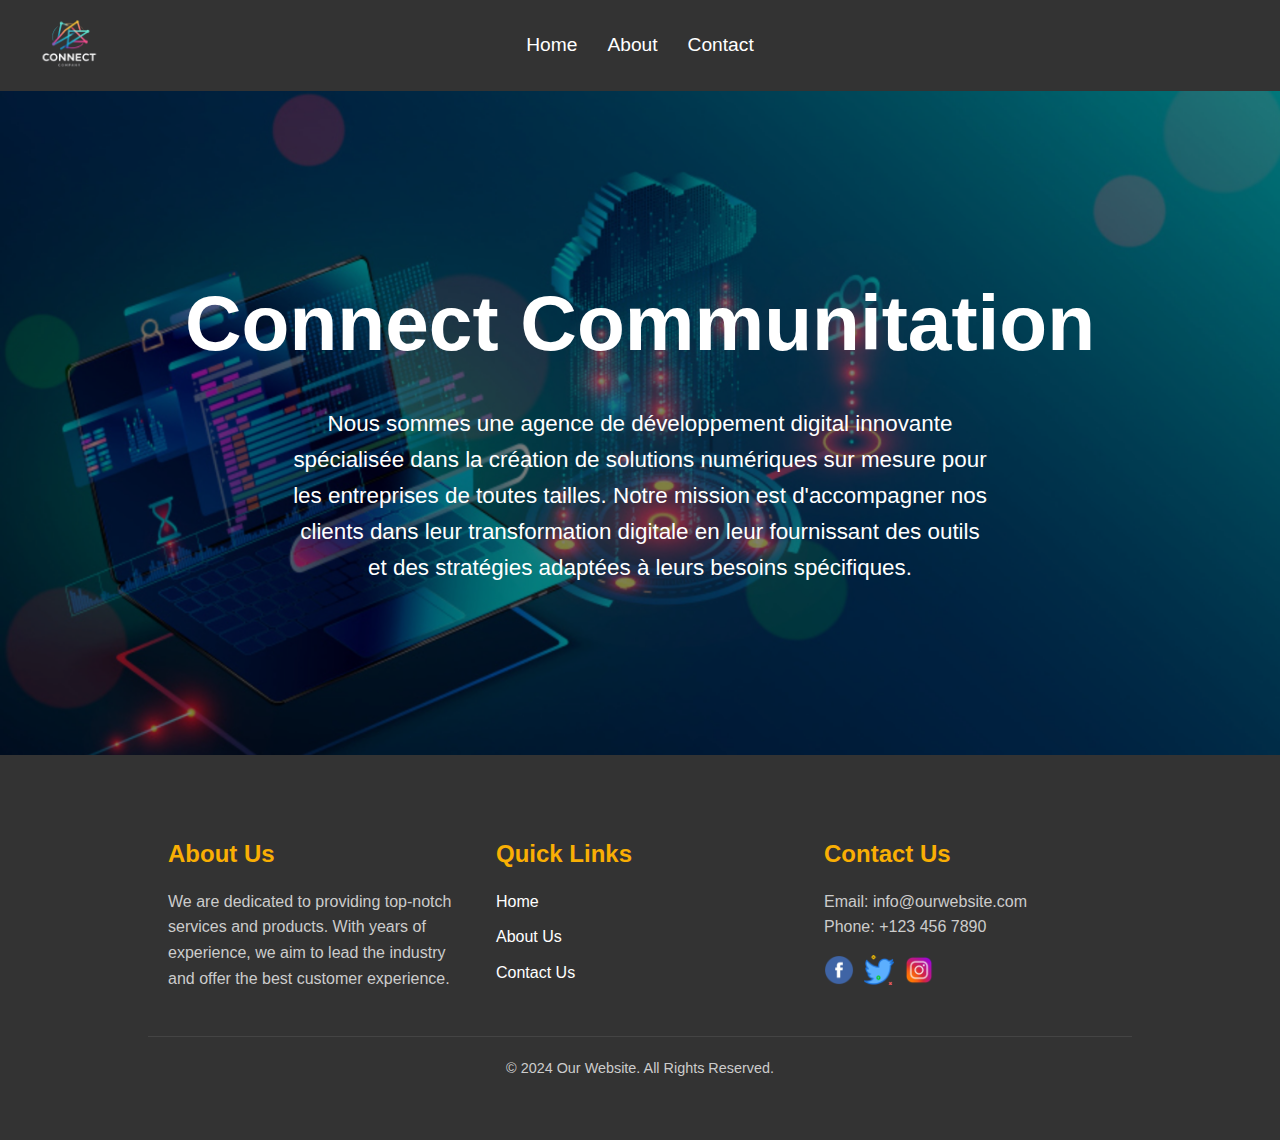
<file: index.html>
<!DOCTYPE html>
<html lang="en">
<head>
    <meta charset="UTF-8">
    <meta name="viewport" content="width=device-width, initial-scale=1.0">
    <meta name="description" content="first bref html&css">
    <meta name="keywords" content="connect,connect Communitation,entreprise de web">
    <title>Simple Web Page</title>
    <link rel="stylesheet" href="styles.css">
</head>
<body>

    <!-- Navigation Bar -->
    <nav>
       
        <div class="container logo">
            <img src="img/logo.webp" alt="logo de site" aria-label="Company Logo">
            <ul>
                <li><a href="#hero">Home</a></li>
                <li><a href="about.html" target="_blank">About</a></li>
                <li><a href="contact.html" target="_blank">Contact</a></li>
            </ul>
        </div>
    </nav>
    
    <!-- Hero Section -->
    <section id="hero">
        <div class="container" lang="fr">
            <h1>Connect Communitation</h1>
            <p>Nous sommes une agence de développement digital innovante spécialisée dans la création 
                
            de solutions numériques sur mesure pour les entreprises de toutes tailles.
                 Notre mission est d'accompagner nos clients dans leur transformation digitale en leur fournissant
                 des outils et des stratégies adaptées à leurs besoins spécifiques.</p>
        </div>
    </section>

    <!-- Footer -->
    <footer>
        <div class="container">
            <div class="footer-content">
                <div class="footer-section about">
                    <h2>About Us</h2>
                    <p>We are dedicated to providing top-notch services and products. With years of experience, we aim to lead the industry and offer the best customer experience.</p>
                </div>

                <div class="footer-section links">
                    <h2>Quick Links</h2>
                    <ul>
                        <li><a href="index.html">Home</a></li>
                        <li><a href="about.html">About Us</a></li>
                        <li><a href="contact.html">Contact Us</a></li>
                    </ul>
                </div>

                <div class="footer-section contact">
                    <h2>Contact Us</h2>
                    <p>Email: info@ourwebsite.com</p>
                    <p>Phone: +123 456 7890</p>
                    <div class="social-icons">
                        <a href="https://www.facebook.com/" target="_blank"><img src="img/facebook.webp" alt="Facebook"></a>
                        <a href="#"><img src="img/twitter.webp" alt="Twitter"></a>
                        <a href="#"><img src="img/instagram.webp" alt="Instagram"></a>
                    </div>
                </div>
            </div>
            <div class="footer-bottom">
                <p>&copy; 2024 Our Website. All Rights Reserved.</p>
            </div>
        </div>
    </footer>

</body>
</html>
</file>
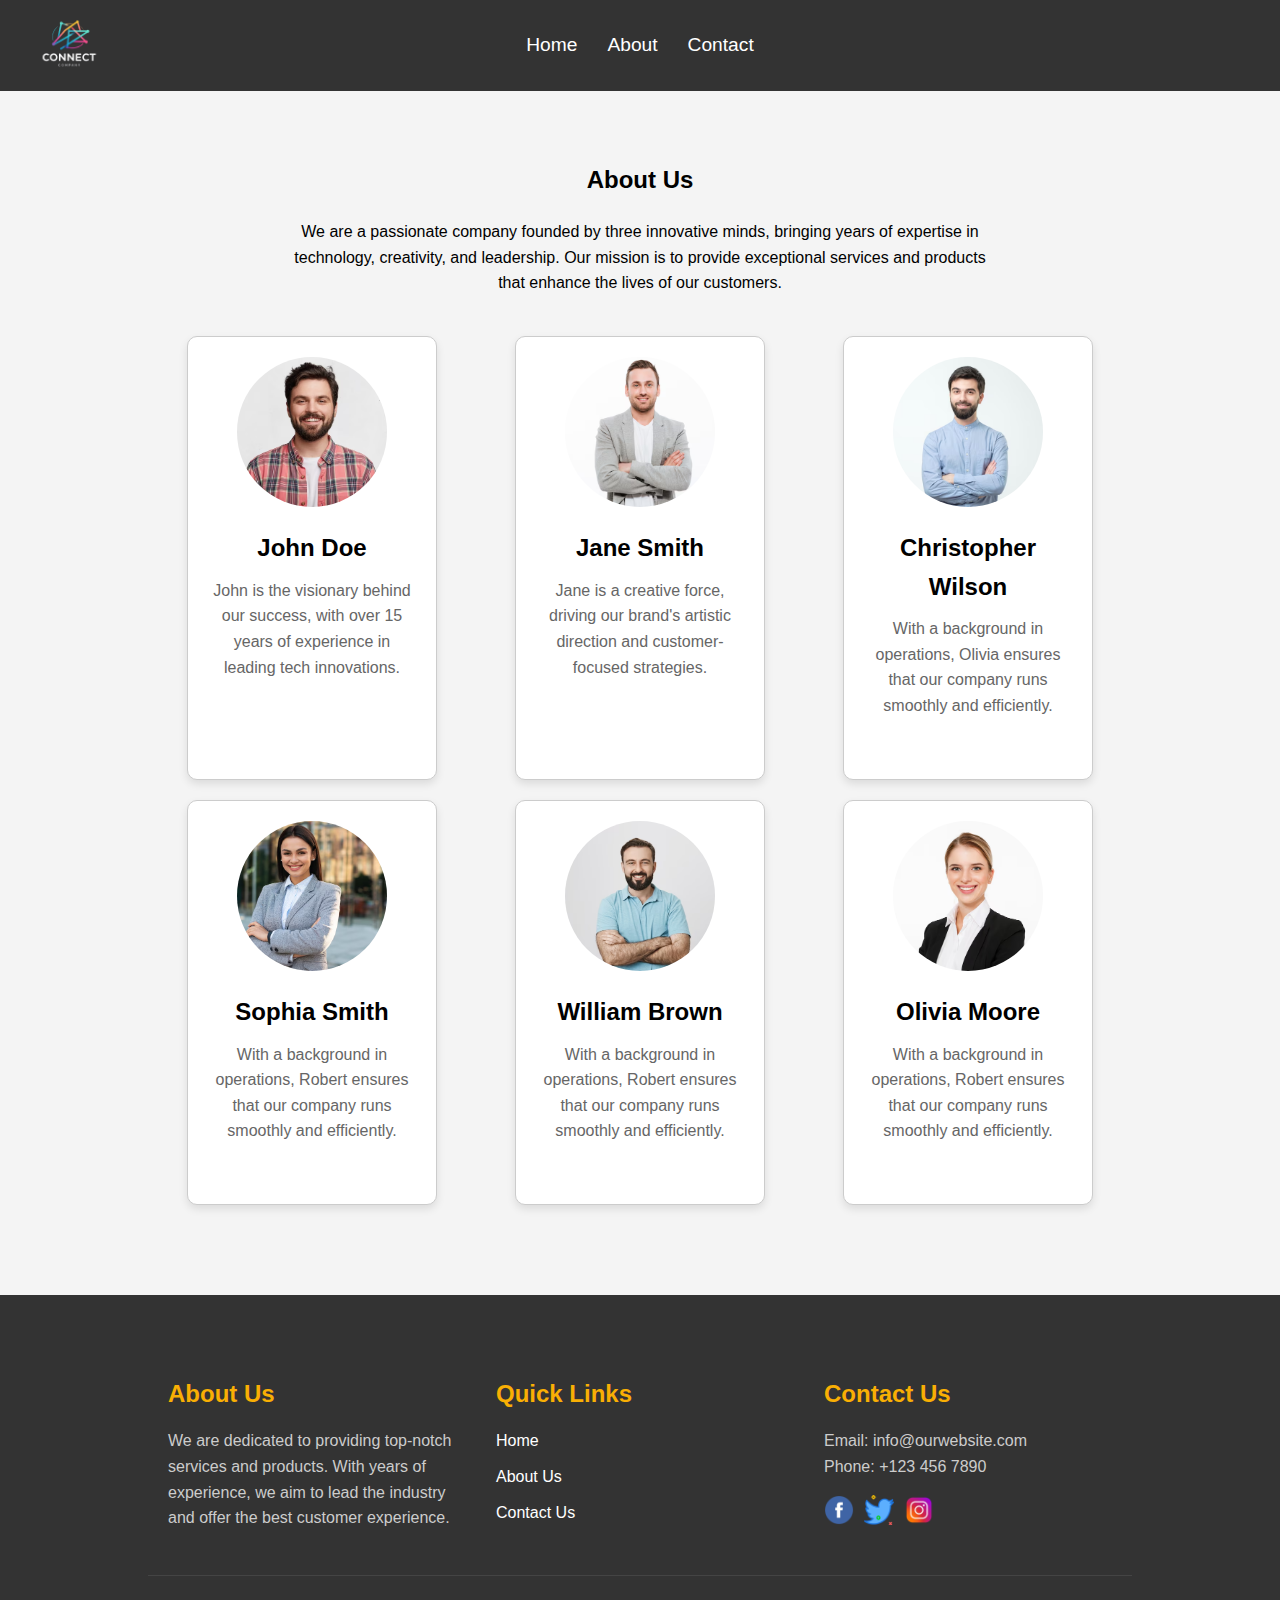
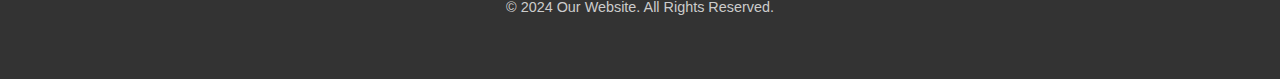
<file: about.html>
<!DOCTYPE html>
<html lang="en">
    <head>
        <meta charset="UTF-8">
        <meta name="viewport" content="width=device-width, initial-scale=1.0">
        <meta name="description" content="first bref html&css">
        <meta name="keywords" content="connect,connect Communitation,entreprise de web">
        <title>Simple Web Page</title>
        <link rel="stylesheet" href="styles.css">
    </head>
<body>
    <nav>
        <div class="container logo">
            <img src="img/logo.webp" alt="logo de site" aria-label="Company Logo">
            <ul>
                <li><a href="index.html" aria-label="Home">Home</a></li>
                <li><a href="about.html" aria-label="About">About</a></li>
                <li><a href="contact.html" aria-label="Contact">Contact</a></li>
            </ul>
        </div>
    </nav>
    <section id="about">
        <div class="container">
            <h2>About Us</h2>
            <p>We are a passionate company founded by three innovative minds, bringing years of expertise in technology, creativity, and leadership. Our mission is to provide exceptional services and products that enhance the lives of our customers.</p>

            <div class="founders">
                <div class="card">
                    <img src="img/ph-1.avif" alt="Founder 1">
                    <h3>John Doe</h3>
                    <p>John is the visionary behind our success, with over 15 years of experience in leading tech innovations.</p>
                </div>

                <div class="card">
                    <img src="img/ph-2.avif" alt="Founder 2">
                    <h3>Jane Smith</h3>
                    <p>Jane is a creative force, driving our brand's artistic direction and customer-focused strategies.</p>
                </div>

                <div class="card">
                    <img src="img/ph-3.avif" alt="Founder 3">
                    <h3>Christopher Wilson</h3>
                    <p>With a background in operations, Olivia ensures that our company runs smoothly and efficiently.</p>
                </div>
                <div class="card">
                    <img src="img/ph-5.avif" alt="Founder 4">
                    <h3>Sophia Smith</h3>
                    <p>With a background in operations, Robert ensures that our company runs smoothly and efficiently.</p>
                </div>
                <div class="card">
                    <img src="img/ph-4.avif" alt="Founder 5">
                    <h3>William Brown</h3>
                    <p>With a background in operations, Robert ensures that our company runs smoothly and efficiently.</p>
                </div>
                <div class="card">
                    <img src="img/ph-6.avif" alt="Founder 6">
                    <h3>Olivia Moore</h3>
                    <p>With a background in operations, Robert ensures that our company runs smoothly and efficiently.</p>
                </div>
            </div>
        </div>
    </section>
    <footer>
        <div class="container">
            <div class="footer-content">
                <div class="footer-section about">
                    <h2>About Us</h2>
                    <p>We are dedicated to providing top-notch services and products. With years of experience, we aim to lead the industry and offer the best customer experience.</p>
                </div>

                <div class="footer-section links">
                    <h2>Quick Links</h2>
                    <ul>
                        <li><a href="index.html">Home</a></li>
                        <li><a href="about.html">About Us</a></li>
                        <li><a href="contact.html">Contact Us</a></li>
                    </ul>
                </div>

                <div class="footer-section contact">
                    <h2>Contact Us</h2>
                    <p>Email: info@ourwebsite.com</p>
                    <p>Phone: +123 456 7890</p>
                    <div class="social-icons">
                        <a href="#"><img src="img/facebook.webp" alt="Facebook"></a>
                        <a href="#"><img src="img/twitter.webp" alt="Twitter"></a>
                        <a href="#"><img src="img/instagram.webp" alt="Instagram"></a>
                    </div>
                </div>
            </div>
            <div class="footer-bottom">
                <p>&copy; 2024 Our Website. All Rights Reserved.</p>
            </div>
        </div>
    </footer>
</body>
</html>
</file>
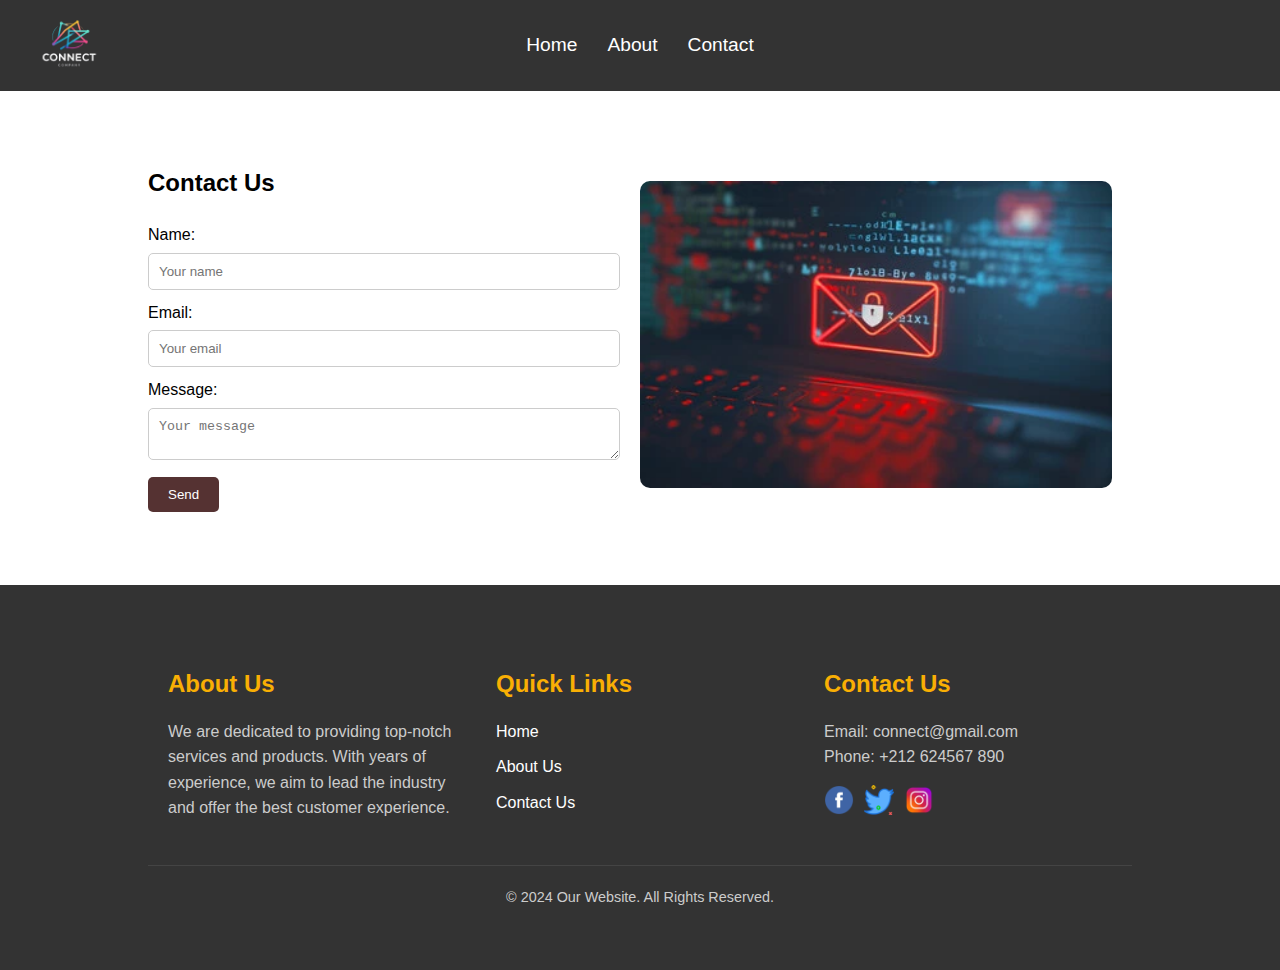
<file: contact.html>
<!DOCTYPE html>
<html lang="en">
    <head>
        <meta charset="UTF-8">
        <meta name="viewport" content="width=device-width, initial-scale=1.0">
        <meta name="description" content="first bref html&css">
        <meta name="keywords" content="connect,connect Communitation,entreprise de web">
        <title>Simple Web Page</title>
        <link rel="stylesheet" href="styles.css">
    </head>
<body>
    <nav>
        <div class="container logo">
            <img src="img/logo.webp" alt="logo de site" aria-label="Company Logo">
            <ul>
                <li><a href="index.html">Home</a></li>
                <li><a href="about.html">About</a></li>
                <li><a href="contact.html">Contact</a></li>
            </ul>
        </div>
    </nav>
    <section id="contact">
        <div class="container contact-wrapper">
            <div class="contact-form">
                <h2>Contact Us</h2>
                <form action="/submit" method="POST">
                    <label for="name">Name:</label>
                    <input type="text" id="name" name="name" placeholder="Your name" required>

                    <label for="email">Email:</label>
                    <input type="email" id="email" name="email" placeholder="Your email" required>

                    <label for="message">Message:</label>
                    <textarea id="message" name="message" placeholder="Your message" required></textarea>

                    <button type="submit">Send</button>
                </form>
            </div>
            <div class="contact-image">
                <img src="img/msg.webp" alt="photos for maps">
            </div>
        </div>
    </section>
    <footer>
        <div class="container">
            <div class="footer-content">
                <div class="footer-section about">
                    <h2>About Us</h2>
                    <p>We are dedicated to providing top-notch services and products. With years of experience, we aim to lead the industry and offer the best customer experience.</p>
                </div>

                <div class="footer-section links">
                    <h2>Quick Links</h2>
                    <ul>
                        <li><a href="index.html">Home</a></li>
                        <li><a href="about.html">About Us</a></li>
                        <li><a href="contact.html">Contact Us</a></li>
                    </ul>
                </div>

                <div class="footer-section contact">
                    <h2>Contact Us</h2>
                    <p>Email: connect@gmail.com</p>
                    <p>Phone: +212 624567 890</p>
                    <div class="social-icons">
                        <a href="#"><img src="img/facebook.webp" alt="Facebook"></a>
                        <a href="#"><img src="img/twitter.webp" alt="Twitter"></a>
                        <a href="#"><img src="img/instagram.webp" alt="Instagram"></a>
                    </div>
                </div>
            </div>
            <div class="footer-bottom">
                <p>&copy; 2024 Our Website. All Rights Reserved.</p>
            </div>
        </div>
    </footer>
</body>
</html>
</file>
<file: styles.css>
* {
    margin: 0;
    padding: 0;
    box-sizing: border-box;
}

body {
    font-family: Arial, sans-serif;
    line-height: 1.6;
}

.container {
    width: 80%;
    margin: 0 auto;
    padding: 20px;
}
.logo img{
    width: 120px;
    height: 120px;
    display: flex;
    position: absolute;
    left: 9px;
    bottom: -12px;
}

/* Navigation Bar */
nav {
    background-color: #333;
    color: white;
    padding: 10px 0;
    position: sticky;
    top: 0;
    z-index: 1000;
}

nav ul {
    list-style: none;
    display: flex;
    justify-content: center;
}

nav ul li {
    margin: 0 15px;
}


nav ul li a {
    color: white;
    text-decoration: none;
    font-size: 1.2em;
}

nav ul li a:hover {
    color: #06adf5;
}

/* Hero Section */
#hero {
    background: url('img/home.WebP.webp') no-repeat center center/cover;
    color: white;
    text-align: center;
    padding: 150px 0;
    position: relative;
}

#hero::before {
    content: '';
    position: absolute;
    top: 0;
    left: 0;
    width: 100%;
    height: 100%;
    background-color: rgba(0, 0, 0, 0.5); /* Adds a dark overlay for better text contrast */
}

#hero .container {
    position: relative;
    z-index: 1;
}

#hero h1 {
    font-size: 4.9em;
    margin-bottom: 20px;
    
}

#hero p {
    font-size: 1.4em;
    max-width: 700px;
    margin: 0 auto;
}


/* About Section */
#about {
    background-color: #f4f4f4;
    padding: 50px 0;
    text-align: center;
}

#about h2 {
    margin-bottom: 20px;
}

#about p {
    max-width: 700px;
    margin: 0 auto 40px;
}

/* Founders Cards */
.founders {
    display: flex;
    justify-content: space-around;
    flex-wrap: wrap;
}

.card {
    background-color: white;
    border: 1px solid #ccc;
    border-radius: 10px;
    width: 250px;
    padding: 20px;
    box-shadow: 0 4px 8px rgba(0, 0, 0, 0.1);
    text-align: center;
    margin-bottom: 20px;
}

.card img {
    border-radius: 50%;
    width: 150px;
    height: 150px;
    object-fit: cover;
    margin-bottom: 15px;
}

.card h3 {
    margin-bottom: 10px;
    font-size: 1.5em;
}

.card p {
    font-size: 1em;
    color: #666;
}


/* Contact Section */
#contact {
    padding: 50px 0;
}

.contact-wrapper {
    display: flex;
    align-items: center;
    justify-content: space-between;
    flex-wrap: wrap;
}

.contact-form {
    flex: 1;
    max-width: 500px;
}

.contact-image {
    flex: 1;
    padding: 20px;
}

.contact-image img {
    width: 100%;
    height: auto;
    border-radius: 10px;
}

#contact h2 {
    text-align: left;
    margin-bottom: 20px;
}

#contact form {
    max-width: 100%;
}

#contact label {
    display: block;
    margin-top: 10px;
}

#contact input, #contact textarea {
    width: 100%;
    padding: 10px;
    margin-top: 5px;
    border: 1px solid #ccc;
    border-radius: 5px;
}

#contact button {
    margin-top: 10px;
    padding: 10px 20px;
    background-color: #553232;
    color: white;
    border: none;
    border-radius: 5px;
    cursor: pointer;
}


/* Footer */
/* Footer */
footer {
    background-color: #333;
    color: white;
    padding: 40px 0;
}

.footer-content {
    display: flex;
    justify-content: space-between;
    flex-wrap: wrap;
    margin-bottom: 20px;
}

.footer-section {
    flex: 1;
    padding: 20px;
}

.footer-section h2 {
    margin-bottom: 15px;
    font-size: 1.5em;
    color: #f9af04;
}

.footer-section p {
    font-size: 1em;
    line-height: 1.6;
}

.footer-section ul {
    list-style: none;
    padding: 0;
}

.footer-section ul li {
    margin-bottom: 10px;
}

.footer-section ul li a {
    color: white;
    text-decoration: none;
}

.footer-section ul li a:hover {
    color: #06adf5;
}

.footer-section .social-icons {
    display: flex;
    gap: 10px;
    margin-top: 15px;
}

.footer-section .social-icons a img {
    width: 30px;
    height: 30px;
}

.footer-bottom {
    text-align: center;
    padding-top: 20px;
    border-top: 1px solid #444;
}

footer p {
    margin: 0;
    font-size: 0.9em;
    color: #ccc;
}
</file>
